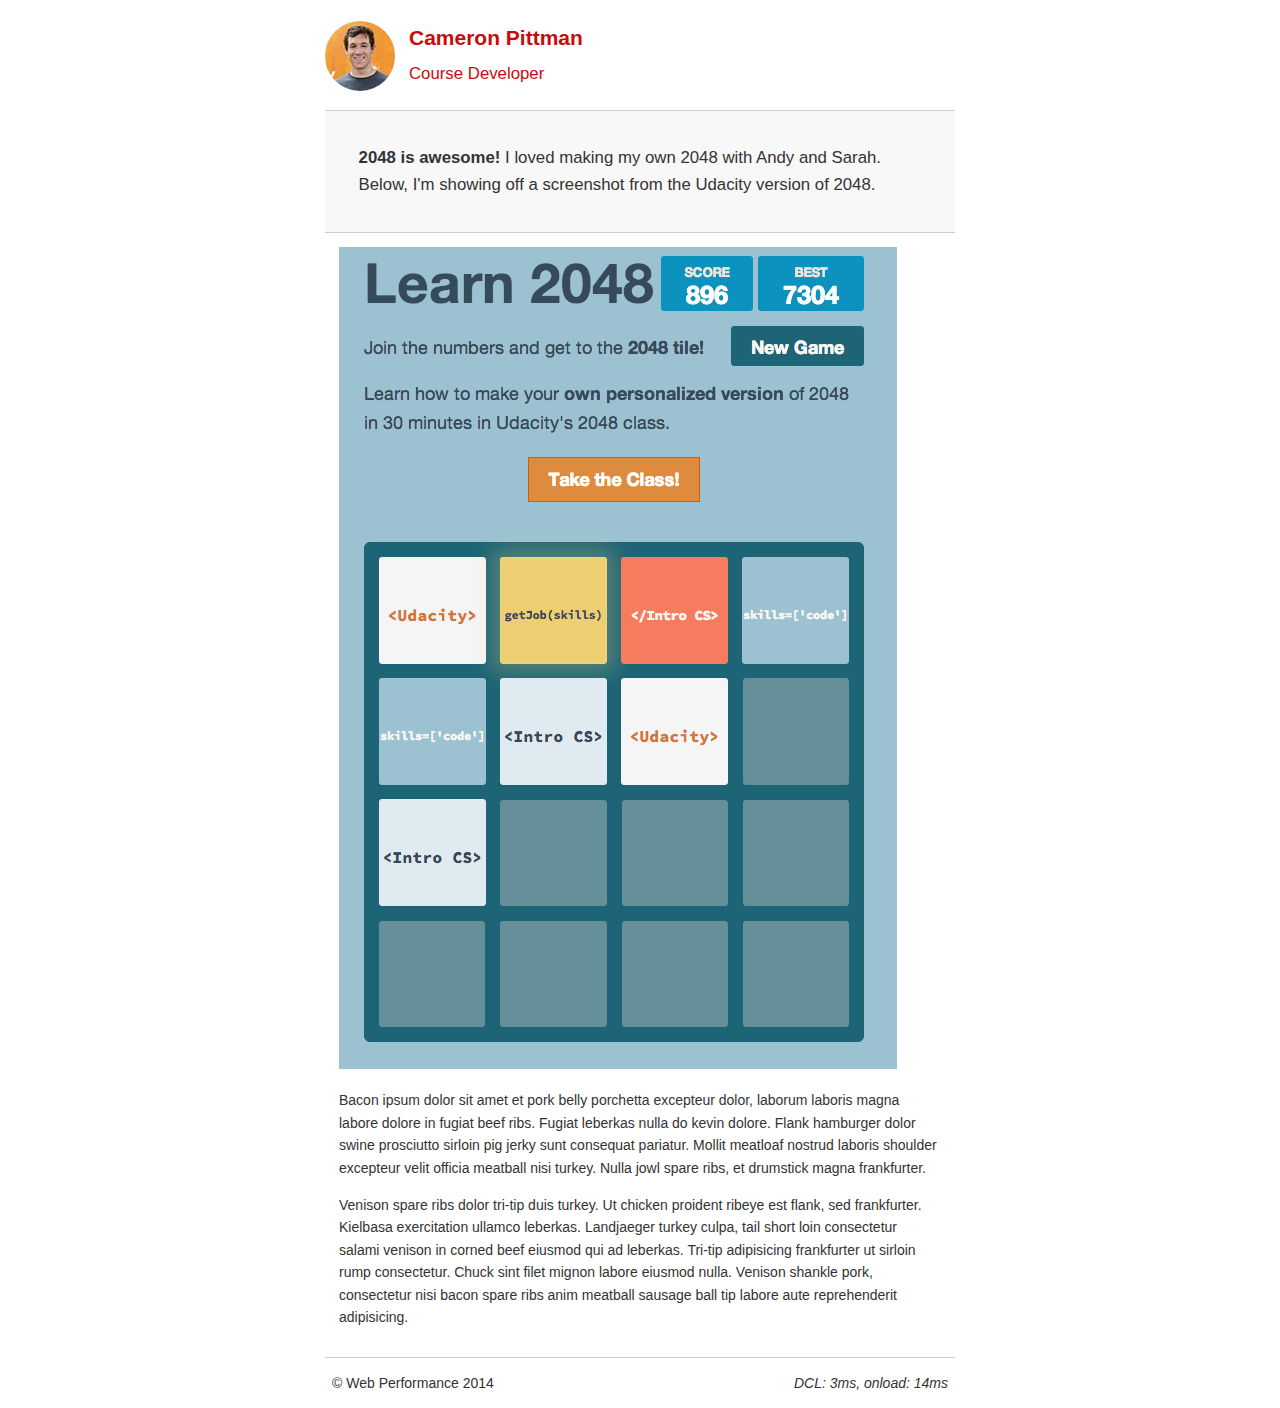
<file: project-2048.html>
<!DOCTYPE html>
<html lang="en">
  <head>
    <meta charset="utf-8">
    <meta name="viewport" content="width=device-width, initial-scale=1">
    <meta name="description" content=" FILL ME IN ">
    <meta name="author" content=" FILL ME IN ">
    <title>Cameron Pittman: Portfolio</title>

    <link href="css/print.css" rel="stylesheet" media="print">

    <style>
      html {
        font-size: 100%;
        overflow-y: scroll;
        -webkit-tap-highlight-color: rgba(0,0,0,0);
        -ms-text-size-adjust: 100%;
        -webkit-text-size-adjust: none;
      }
      body { margin: 0; font-size: 14px; line-height: 1.61; font-weight: 400; }
      body, button, input, select, textarea { font-family: 'Open Sans', sans-serif; color: #333; }

      a { color: #12C; }
      a:visited { color: #61C; }
      a:focus { outline: thin dotted; }
      a:hover, a:active { color: #c00; outline: 0; }

      b, strong { font-weight: bold; }
      pre, code { font-family: monospace, monospace; font-size: 1em; }
      ul, ol { margin: 1em 0; padding: 0 0 0 20px; }
      img { border: 0; max-width: 100%; }

      body { background: #fff; }
      header, footer, .container { max-width: 45em; margin: 0 auto; }

      header { padding: 0 0.5em; color: #C90B0B; }
      header img { border-radius: 40px; float: left; }
      header p { font-size:1.5em; font-weight: bold; padding-left: 4em;}
      header p span { font-size: 0.8em; font-weight: normal;}

      .hero { padding: 2em; background-color: #f8f8f8; font-size:1.2em;
        border-bottom: 1px solid #ccc;
        border-top: 1px solid #ccc;
      }

      .content { padding: 1em 1em; }
      .content li { list-style-type: none; font-size: 1.1em;}
      li img { float:left; padding-right: 1em; }
      li p { font-size: 0.9em; font-style: italic; }

      footer {
        padding: 0 0.5em;
        border-top: 1px solid #ccc;
      }
      footer span { float: right; font-style: italic; }

      /* Smartphones (portrait) */
      @media only screen and (max-width: 480px) {
        body { font-size: 12px;}
        header p { padding-left: 4.5em;}
      }
    </style>

    <script>
      (function(w,g){w['GoogleAnalyticsObject']=g;
      w[g]=w[g]||function(){(w[g].q=w[g].q||[]).push(arguments)};w[g].l=1*new Date();})(window,'ga');

      // TODO: replace with your Google Analytics profile ID.
      ga('create', 'UA-XXXX-Y');
      ga('send', 'pageview');
    </script>
    <script async src="//www.google-analytics.com/analytics.js"></script>
    <script async src="js/perfmatters.js"></script>
  </head>

  <body>
    <header>
      <a href="/"><img src="img/profilepic.jpg"></a>
      <p>Cameron Pittman<br><span>Course Developer</span></p>
    </header>

    <div class="container">
      <div class="hero">
        <strong>2048 is awesome!</strong> I loved making my own 2048 with Andy and Sarah. Below, I'm showing off a screenshot from the Udacity version of 2048.
      </div>

      <div class="content">

        <img class="img-responsive" src="img/2048.png">

        <p>Bacon ipsum dolor sit amet et pork belly porchetta excepteur dolor, laborum laboris magna labore dolore in fugiat beef ribs. Fugiat leberkas nulla do kevin dolore. Flank hamburger dolor swine prosciutto sirloin pig jerky sunt consequat pariatur. Mollit meatloaf nostrud laboris shoulder excepteur velit officia meatball nisi turkey. Nulla jowl spare ribs, et drumstick magna frankfurter.</p>

        <p>Venison spare ribs dolor tri-tip duis turkey. Ut chicken proident ribeye est flank, sed frankfurter. Kielbasa exercitation ullamco leberkas. Landjaeger turkey culpa, tail short loin consectetur salami venison in corned beef eiusmod qui ad leberkas. Tri-tip adipisicing frankfurter ut sirloin rump consectetur. Chuck sint filet mignon labore eiusmod nulla. Venison shankle pork, consectetur nisi bacon spare ribs anim meatball sausage ball tip labore aute reprehenderit adipisicing.</p>

    </div>

    <footer>
      <p>&copy; Web Performance 2014 <span id="crp-stats"></span></p>
    </footer>
  </body>
</html>
</file>
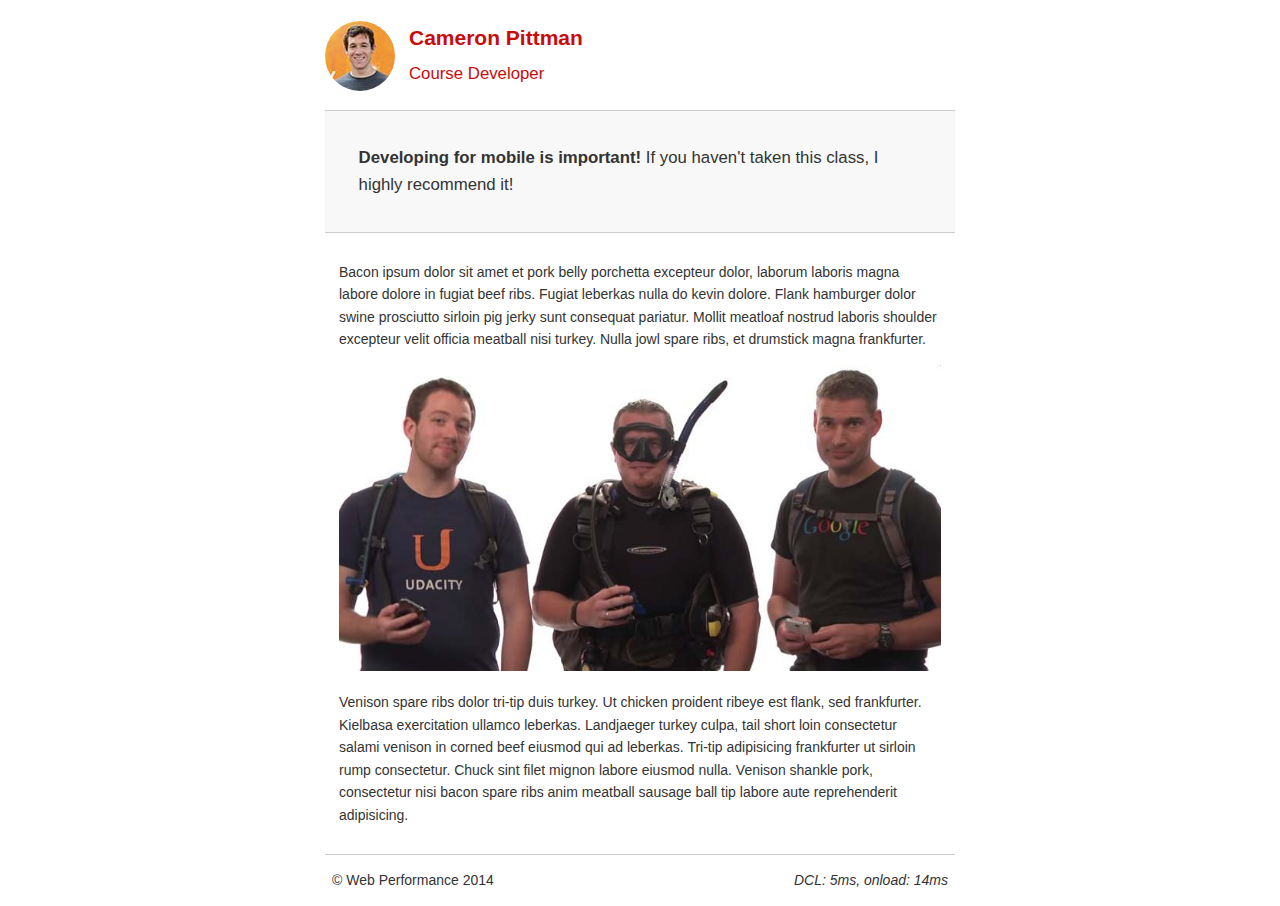
<file: project-mobile.html>
<!DOCTYPE html>
<html lang="en">
  <head>
    <meta charset="utf-8">
    <meta name="viewport" content="width=device-width, initial-scale=1">
    <meta name="description" content=" FILL ME IN ">
    <meta name="author" content=" FILL ME IN ">
    <title>Cameron Pitman: Portfolio</title>


    <link href="css/print.css" rel="stylesheet" media="print">

      <style>
      html {
        font-size: 100%;
        overflow-y: scroll;
        -webkit-tap-highlight-color: rgba(0,0,0,0);
        -ms-text-size-adjust: 100%;
        -webkit-text-size-adjust: none;
      }
      body { margin: 0; font-size: 14px; line-height: 1.61; font-weight: 400; }
      body, button, input, select, textarea { font-family: 'Open Sans', sans-serif; color: #333; }

      a { color: #12C; }
      a:visited { color: #61C; }
      a:focus { outline: thin dotted; }
      a:hover, a:active { color: #c00; outline: 0; }

      b, strong { font-weight: bold; }
      pre, code { font-family: monospace, monospace; font-size: 1em; }
      ul, ol { margin: 1em 0; padding: 0 0 0 20px; }
      img { border: 0; max-width: 100%; }

      body { background: #fff; }
      header, footer, .container { max-width: 45em; margin: 0 auto; }

      header { padding: 0 0.5em; color: #C90B0B; }
      header img { border-radius: 40px; float: left; }
      header p { font-size:1.5em; font-weight: bold; padding-left: 4em;}
      header p span { font-size: 0.8em; font-weight: normal;}

      .hero { padding: 2em; background-color: #f8f8f8; font-size:1.2em;
        border-bottom: 1px solid #ccc;
        border-top: 1px solid #ccc;
      }

      .content { padding: 1em 1em; }
      .content li { list-style-type: none; font-size: 1.1em;}
      li img { float:left; padding-right: 1em; }
      li p { font-size: 0.9em; font-style: italic; }

      footer {
        padding: 0 0.5em;
        border-top: 1px solid #ccc;
      }
      footer span { float: right; font-style: italic; }

      /* Smartphones (portrait) */
      @media only screen and (max-width: 480px) {
        body { font-size: 12px;}
        header p { padding-left: 4.5em;}
      }
    </style>

    <script>
      (function(w,g){w['GoogleAnalyticsObject']=g;
      w[g]=w[g]||function(){(w[g].q=w[g].q||[]).push(arguments)};w[g].l=1*new Date();})(window,'ga');

      // TODO: replace with your Google Analytics profile ID.
      ga('create', 'UA-XXXX-Y');
      ga('send', 'pageview');
    </script>
    <script async src="http://www.google-analytics.com/analytics.js"></script>
    <script async src="js/perfmatters.js"></script>
  </head>

  <body>
    <header>
      <a href="/"><img src="img/profilepic.jpg"></a>
      <p>Cameron Pittman<br><span>Course Developer</span></p>
    </header>

    <div class="container">
      <div class="hero">
        <strong>Developing for mobile is important!</strong> If you haven't taken this class, I highly recommend it!
      </div>

      <div class="content">
        
        <p>Bacon ipsum dolor sit amet et pork belly porchetta excepteur dolor, laborum laboris magna labore dolore in fugiat beef ribs. Fugiat leberkas nulla do kevin dolore. Flank hamburger dolor swine prosciutto sirloin pig jerky sunt consequat pariatur. Mollit meatloaf nostrud laboris shoulder excepteur velit officia meatball nisi turkey. Nulla jowl spare ribs, et drumstick magna frankfurter.</p>

        <img src="img/mobilewebdev.jpg">

        <p>Venison spare ribs dolor tri-tip duis turkey. Ut chicken proident ribeye est flank, sed frankfurter. Kielbasa exercitation ullamco leberkas. Landjaeger turkey culpa, tail short loin consectetur salami venison in corned beef eiusmod qui ad leberkas. Tri-tip adipisicing frankfurter ut sirloin rump consectetur. Chuck sint filet mignon labore eiusmod nulla. Venison shankle pork, consectetur nisi bacon spare ribs anim meatball sausage ball tip labore aute reprehenderit adipisicing.</p>

    </div>

    <footer>
      <p>&copy; Web Performance 2014 <span id="crp-stats"></span></p>
    </footer>
  </body>
</html>
</file>
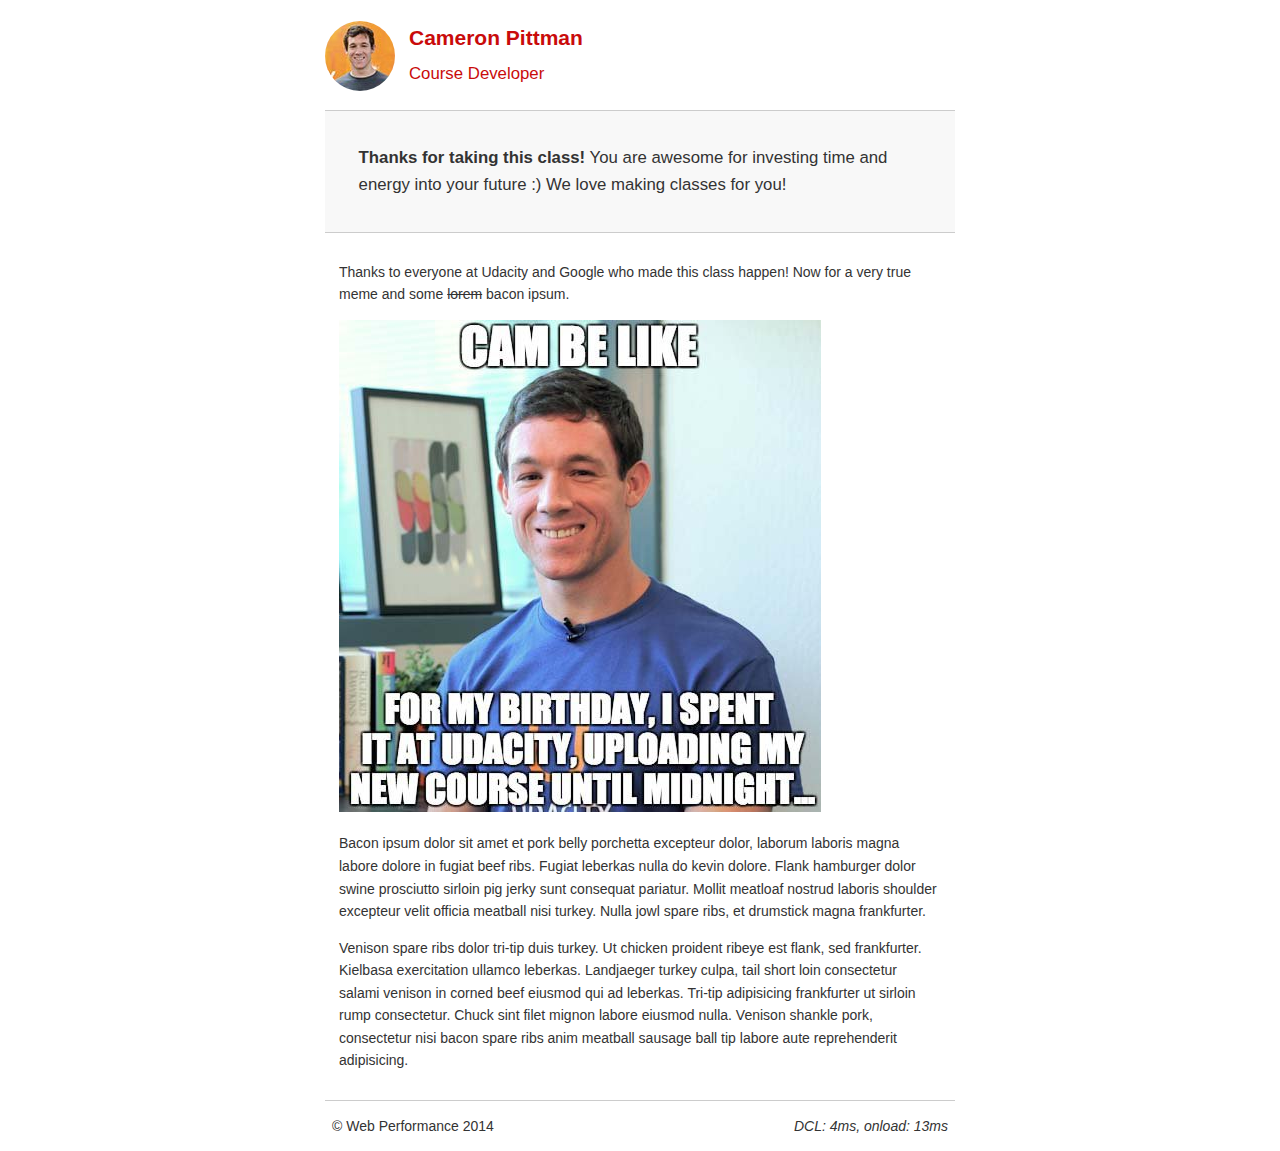
<file: project-webperf.html>
<!DOCTYPE html>
<html lang="en">
  <head>
    <meta charset="utf-8">
    <meta name="viewport" content="width=device-width, initial-scale=1">
    <meta name="description" content=" FILL ME IN ">
    <meta name="author" content=" FILL ME IN ">
    <title>Cameron Pitman: Portfolio</title>

    <link href="css/print.css" rel="stylesheet" media="print">

    <style>
      html {
        font-size: 100%;
        overflow-y: scroll;
        -webkit-tap-highlight-color: rgba(0,0,0,0);
        -ms-text-size-adjust: 100%;
        -webkit-text-size-adjust: none;
      }
      body { margin: 0; font-size: 14px; line-height: 1.61; font-weight: 400; }
      body, button, input, select, textarea { font-family: 'Open Sans', sans-serif; color: #333; }

      a { color: #12C; }
      a:visited { color: #61C; }
      a:focus { outline: thin dotted; }
      a:hover, a:active { color: #c00; outline: 0; }

      b, strong { font-weight: bold; }
      pre, code { font-family: monospace, monospace; font-size: 1em; }
      ul, ol { margin: 1em 0; padding: 0 0 0 20px; }
      img { border: 0; max-width: 100%; }

      body { background: #fff; }
      header, footer, .container { max-width: 45em; margin: 0 auto; }

      header { padding: 0 0.5em; color: #C90B0B; }
      header img { border-radius: 40px; float: left; }
      header p { font-size:1.5em; font-weight: bold; padding-left: 4em;}
      header p span { font-size: 0.8em; font-weight: normal;}

      .hero { padding: 2em; background-color: #f8f8f8; font-size:1.2em;
        border-bottom: 1px solid #ccc;
        border-top: 1px solid #ccc;
      }

      .content { padding: 1em 1em; }
      .content li { list-style-type: none; font-size: 1.1em;}
      li img { float:left; padding-right: 1em; }
      li p { font-size: 0.9em; font-style: italic; }

      footer {
        padding: 0 0.5em;
        border-top: 1px solid #ccc;
      }
      footer span { float: right; font-style: italic; }

      /* Smartphones (portrait) */
      @media only screen and (max-width: 480px) {
        body { font-size: 12px;}
        header p { padding-left: 4.5em;}
      }
    </style>

    <script>
      (function(w,g){w['GoogleAnalyticsObject']=g;
      w[g]=w[g]||function(){(w[g].q=w[g].q||[]).push(arguments)};w[g].l=1*new Date();})(window,'ga');

      // TODO: replace with your Google Analytics profile ID.
      ga('create', 'UA-XXXX-Y');
      ga('send', 'pageview');
    </script>
    <script async src="http://www.google-analytics.com/analytics.js"></script>
    <script async src="js/perfmatters.js"></script>
  </head>

  <body>
    <header>
      <a href="/"><img src="img/profilepic.jpg"></a>
      <p>Cameron Pittman<br><span>Course Developer</span></p>
    </header>

    <div class="container">
      <div class="hero">
        <strong>Thanks for taking this class!</strong> You are awesome for investing time and energy into your future :) We love making classes for you!
      </div>

      <div class="content">
        
        <p>Thanks to everyone at Udacity and Google who made this class happen! Now for a very true meme and some <strike>lorem</strike> bacon ipsum.</p>

        <img src="img/cam_be_like.jpg">

        <p>Bacon ipsum dolor sit amet et pork belly porchetta excepteur dolor, laborum laboris magna labore dolore in fugiat beef ribs. Fugiat leberkas nulla do kevin dolore. Flank hamburger dolor swine prosciutto sirloin pig jerky sunt consequat pariatur. Mollit meatloaf nostrud laboris shoulder excepteur velit officia meatball nisi turkey. Nulla jowl spare ribs, et drumstick magna frankfurter.</p>

        <p>Venison spare ribs dolor tri-tip duis turkey. Ut chicken proident ribeye est flank, sed frankfurter. Kielbasa exercitation ullamco leberkas. Landjaeger turkey culpa, tail short loin consectetur salami venison in corned beef eiusmod qui ad leberkas. Tri-tip adipisicing frankfurter ut sirloin rump consectetur. Chuck sint filet mignon labore eiusmod nulla. Venison shankle pork, consectetur nisi bacon spare ribs anim meatball sausage ball tip labore aute reprehenderit adipisicing.</p>

    </div>

    <footer>
      <p>&copy; Web Performance 2014 <span id="crp-stats"></span></p>
    </footer>
  </body>
</html>
</file>
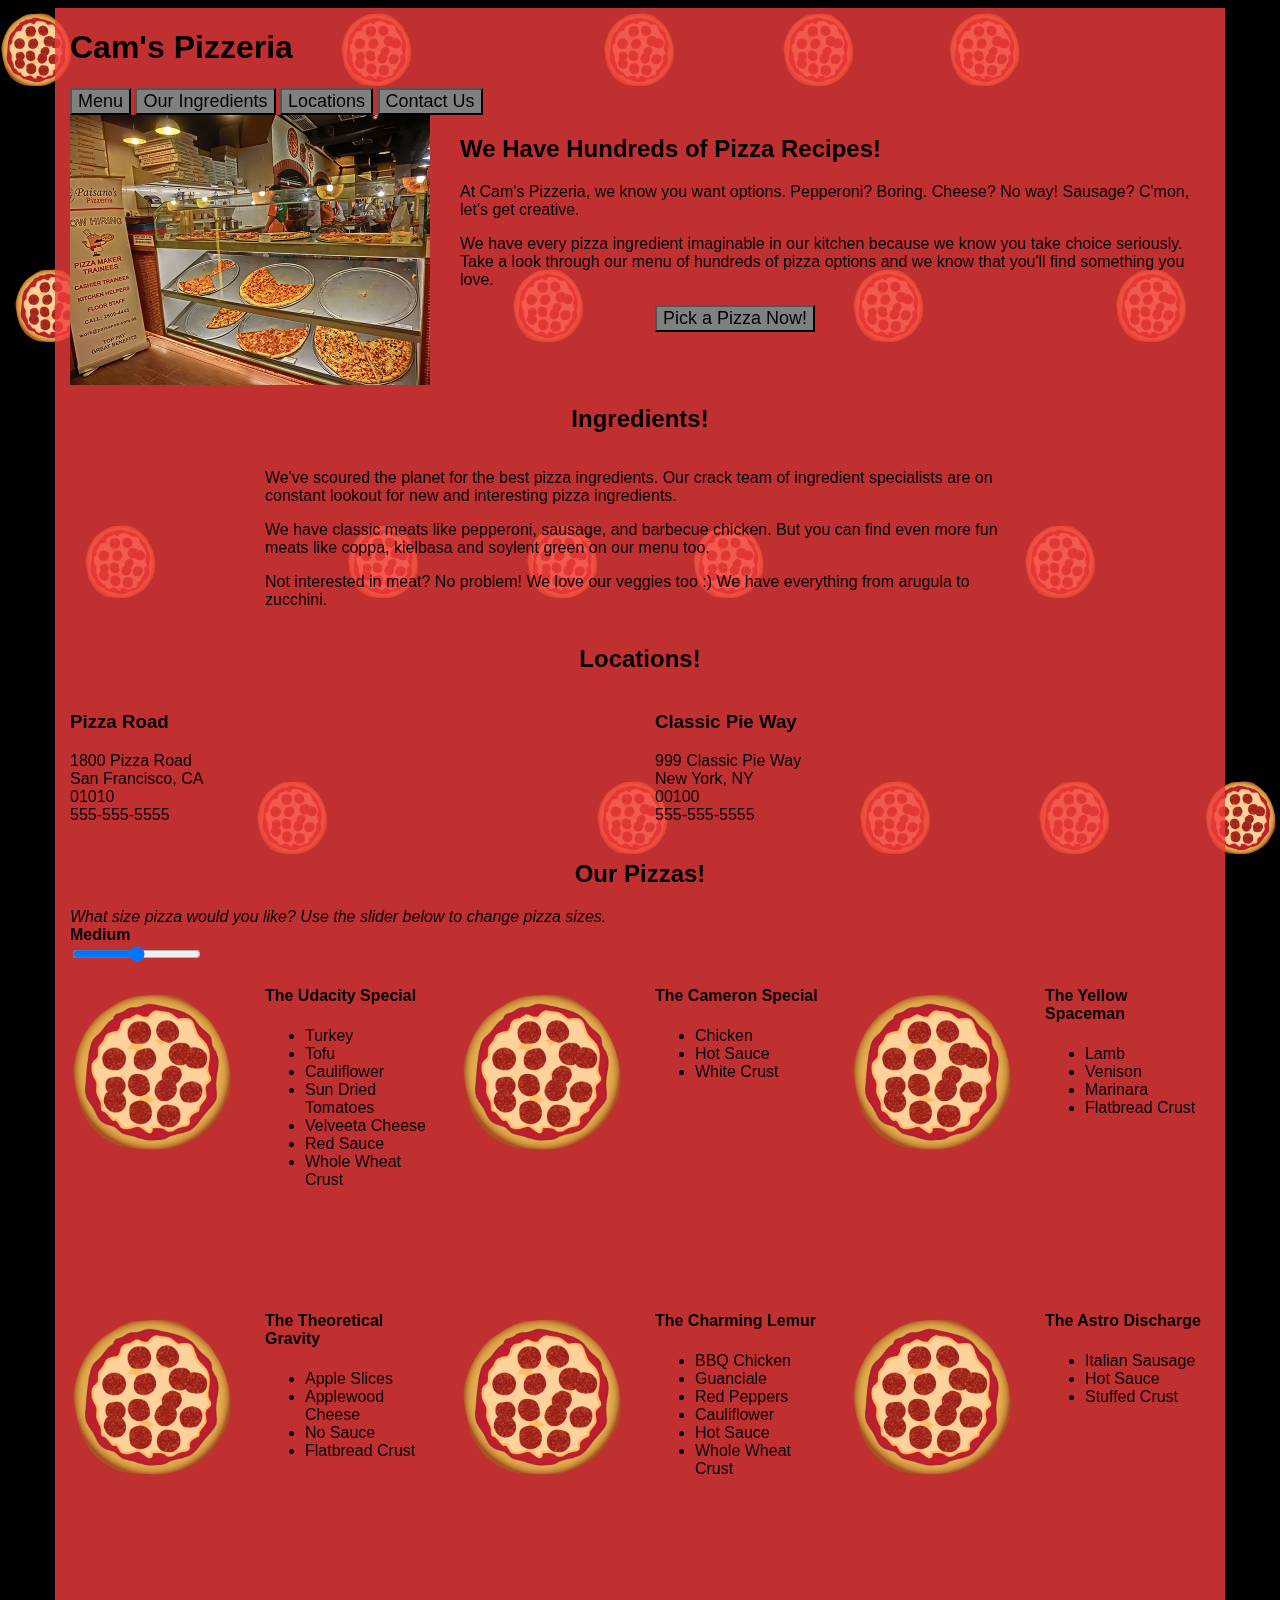
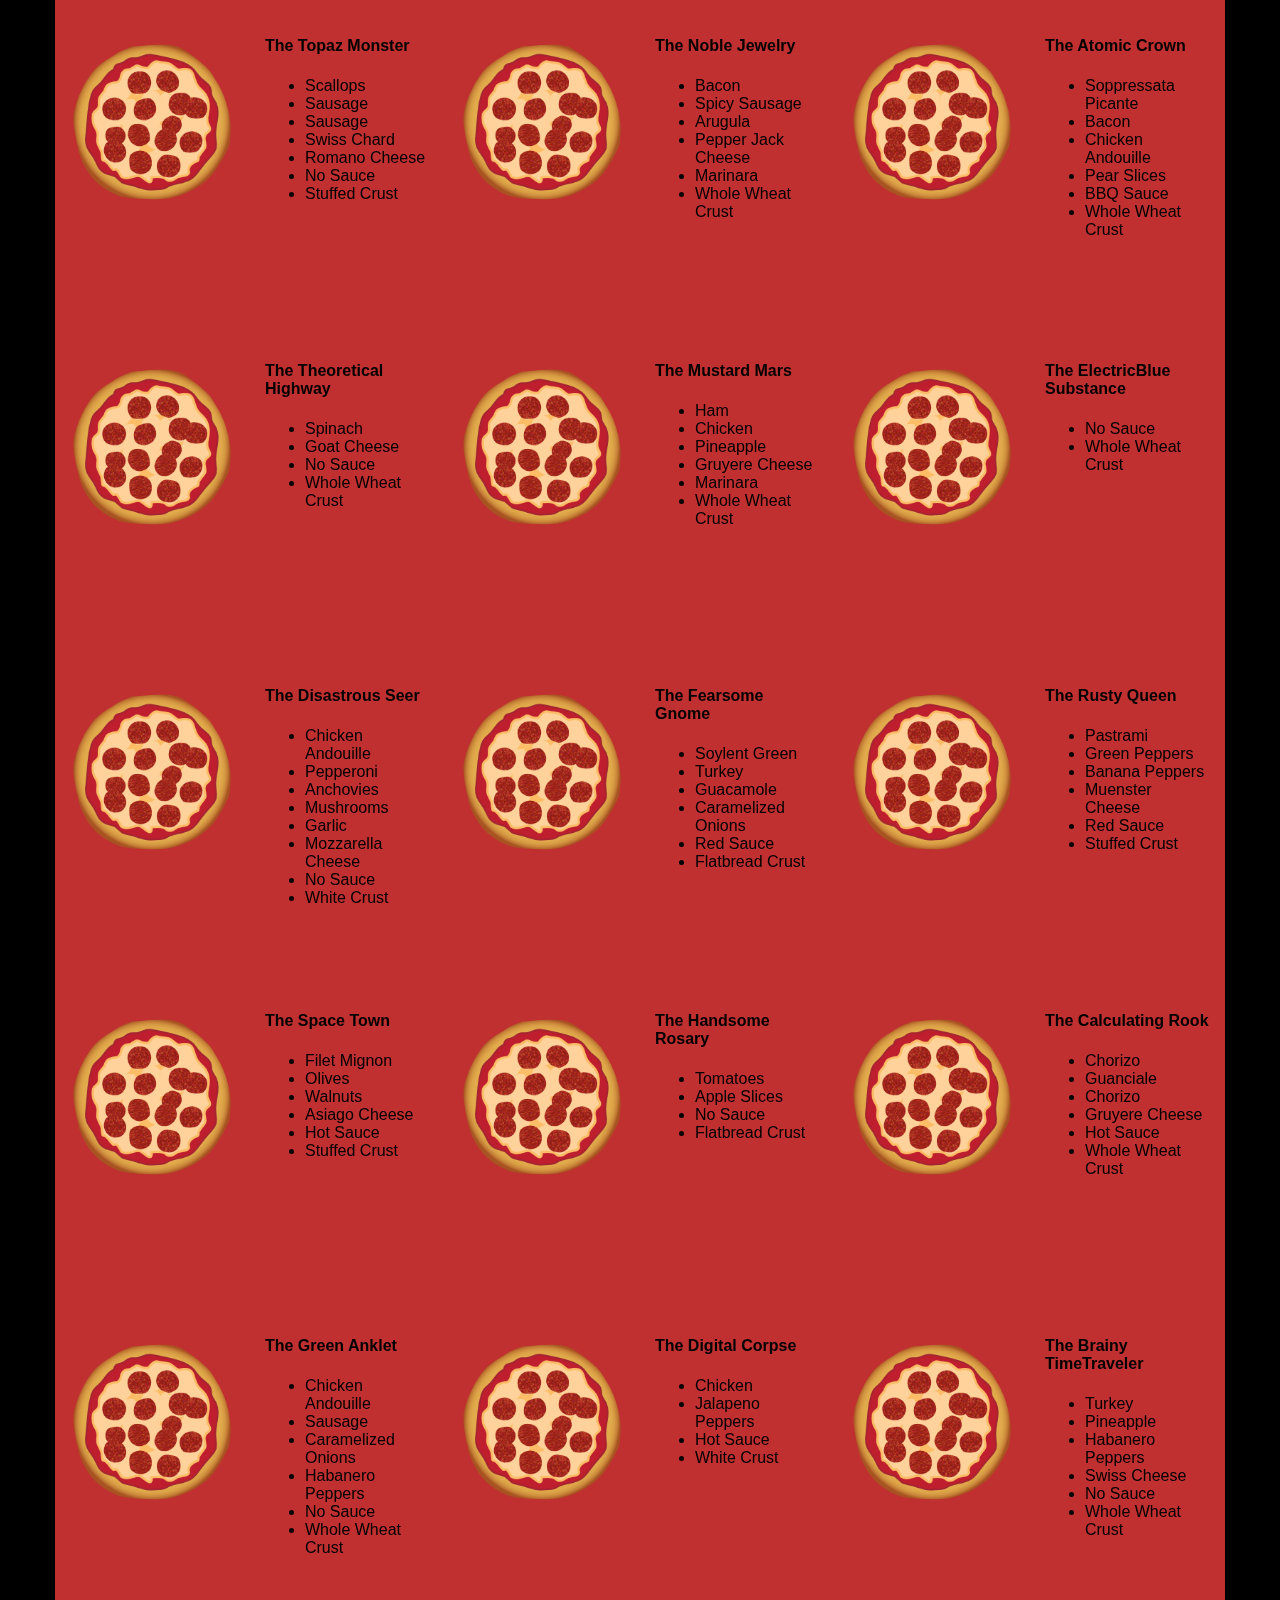
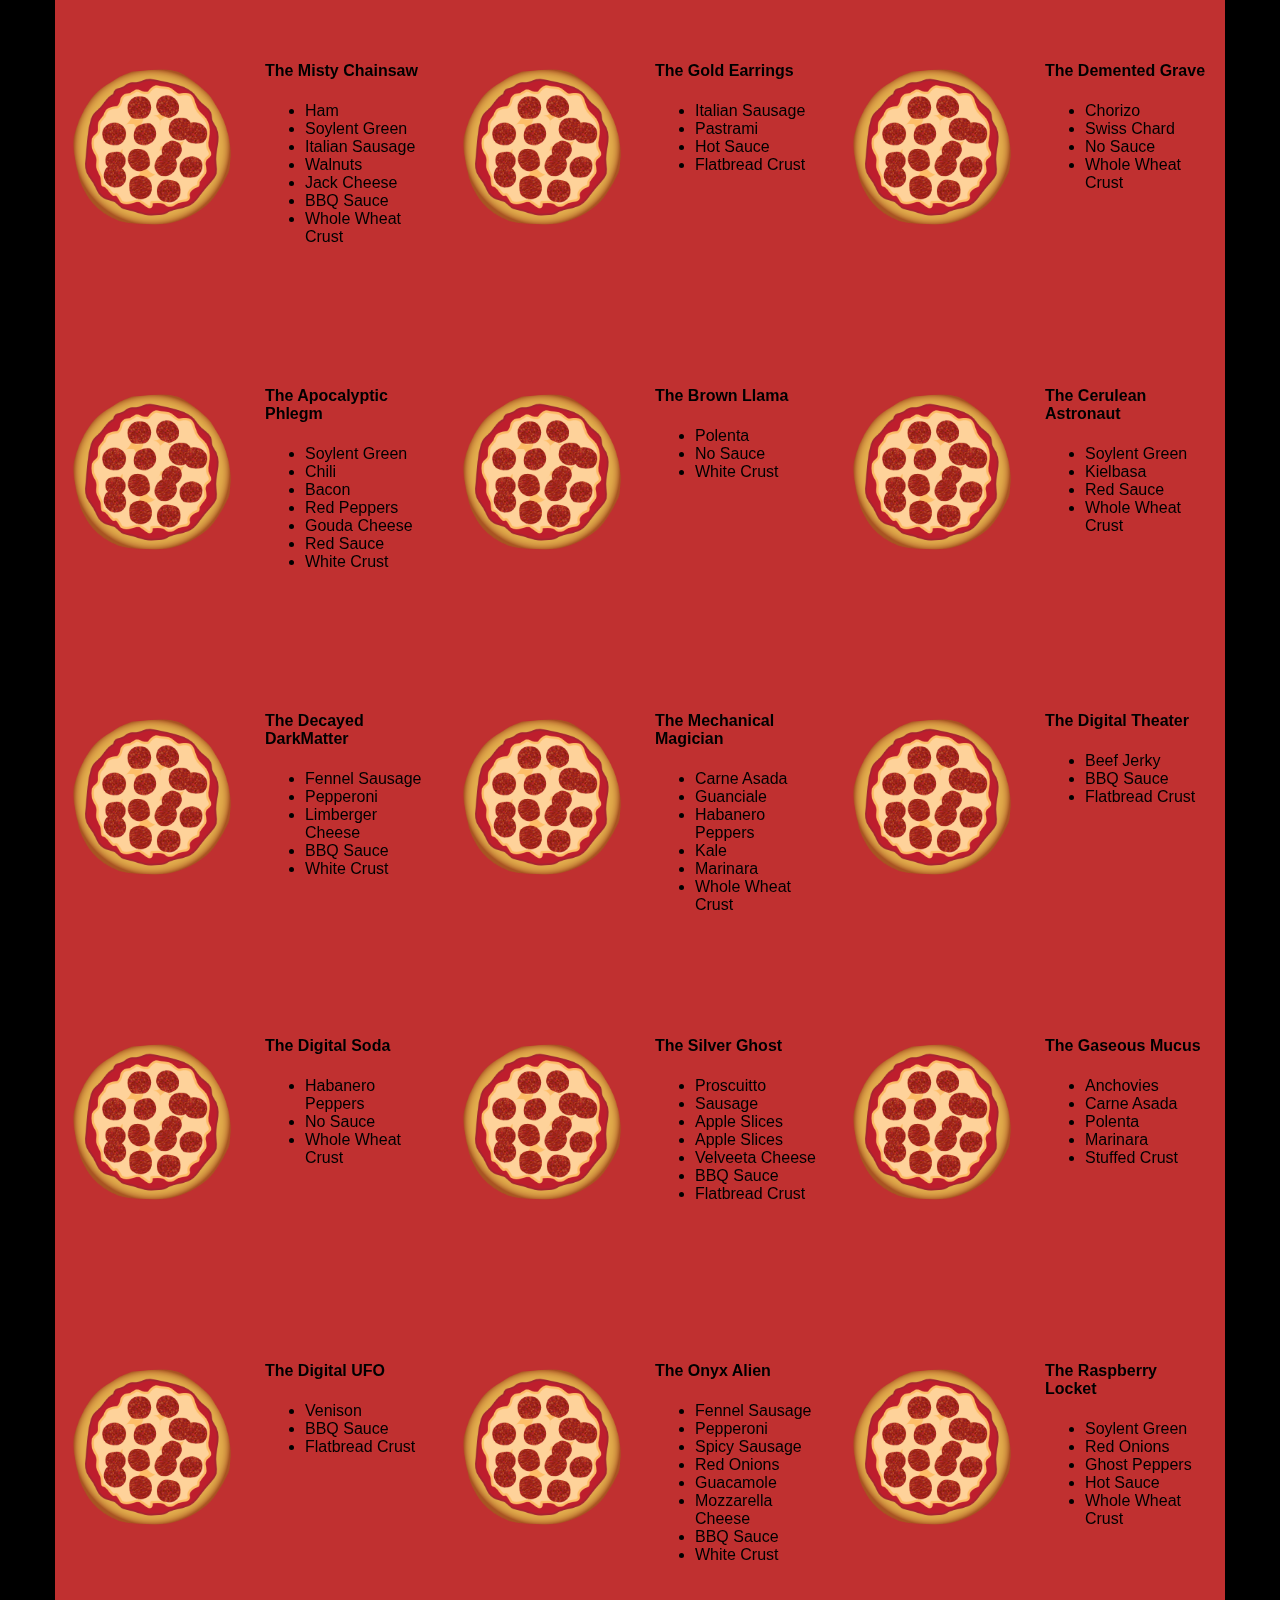
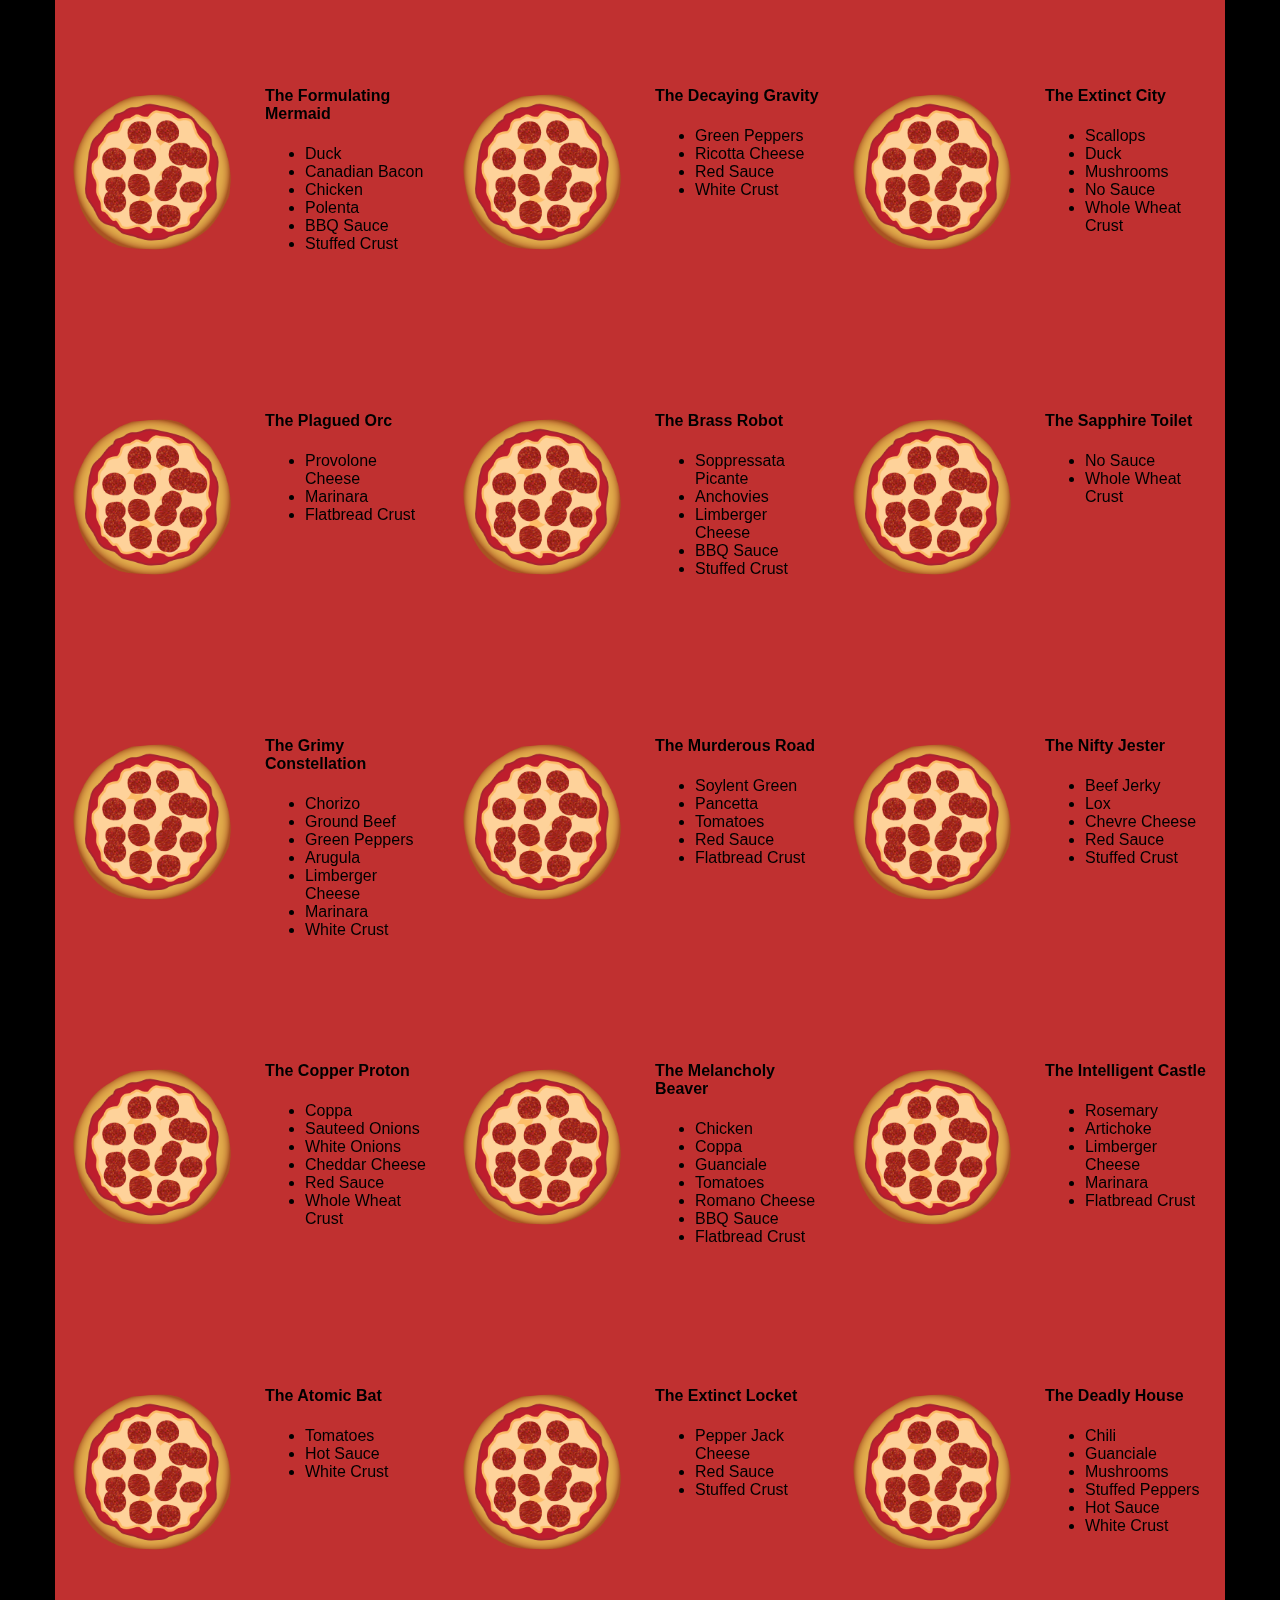
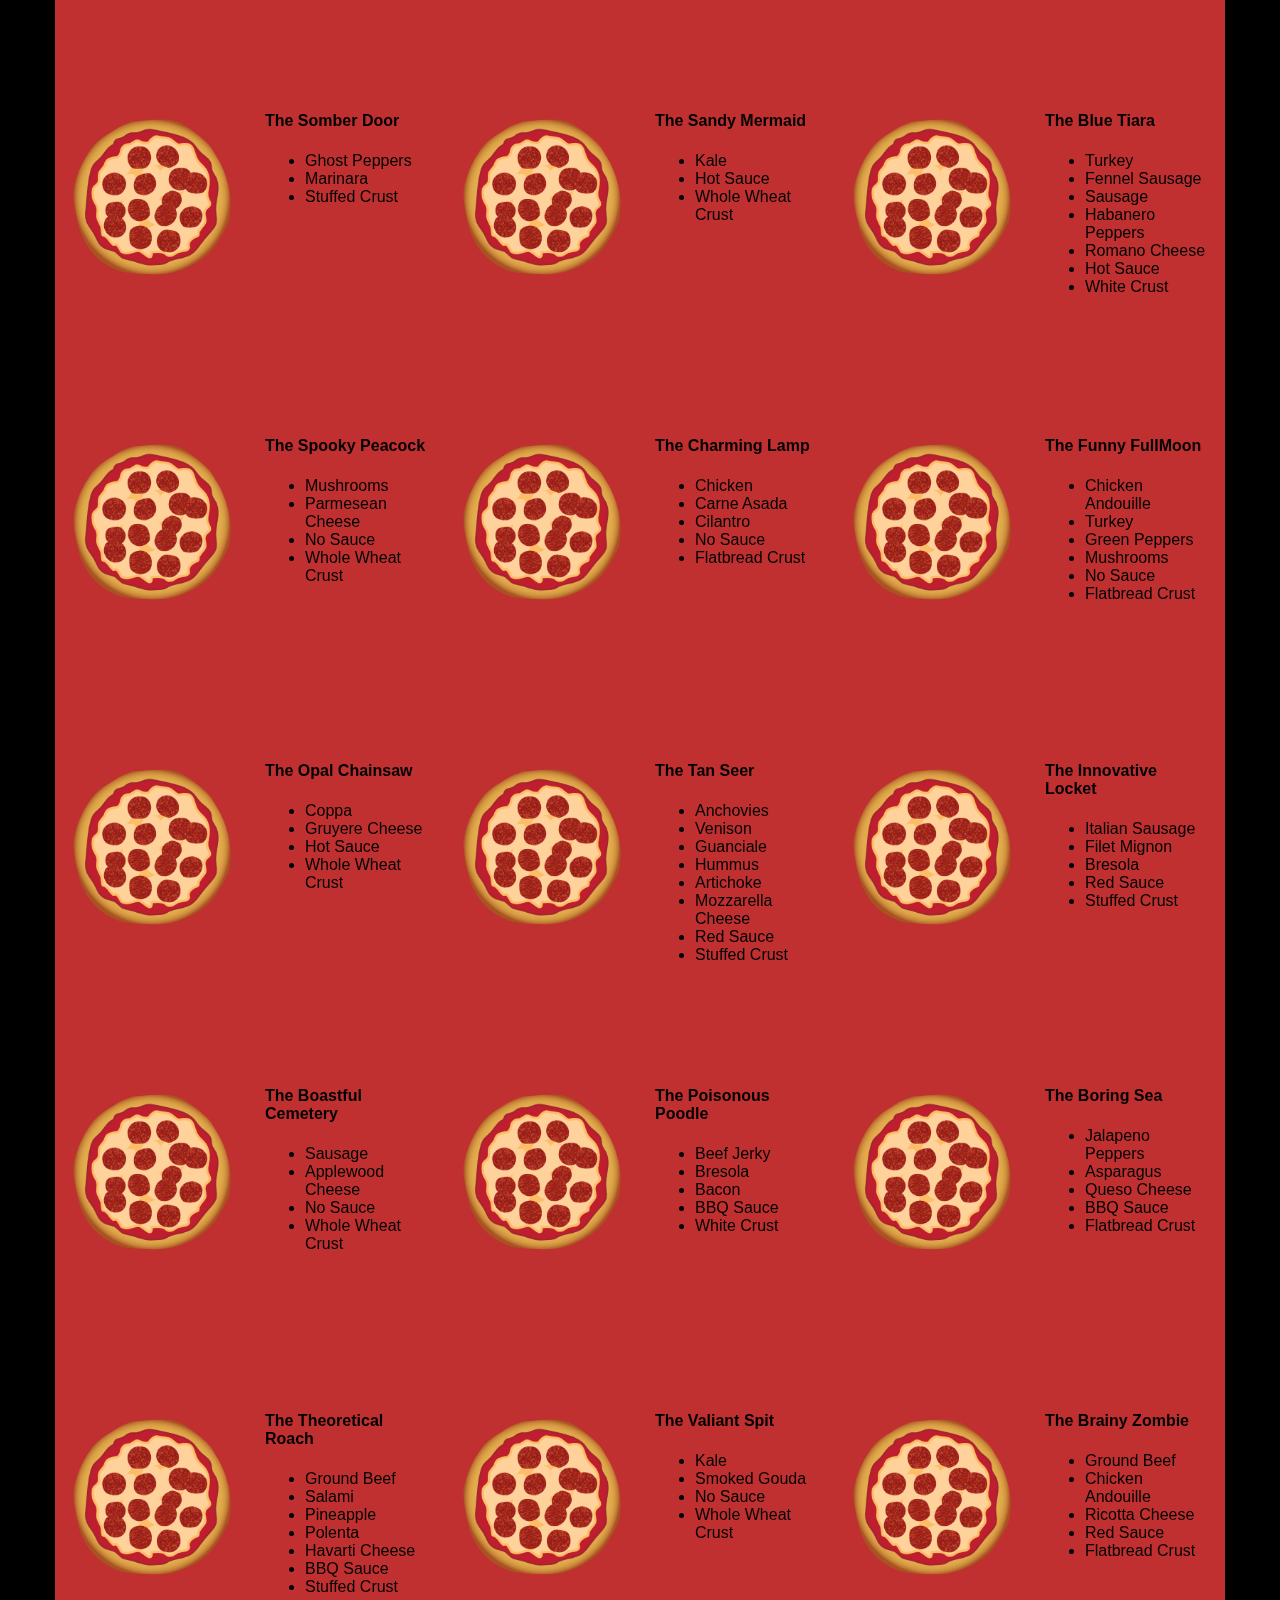
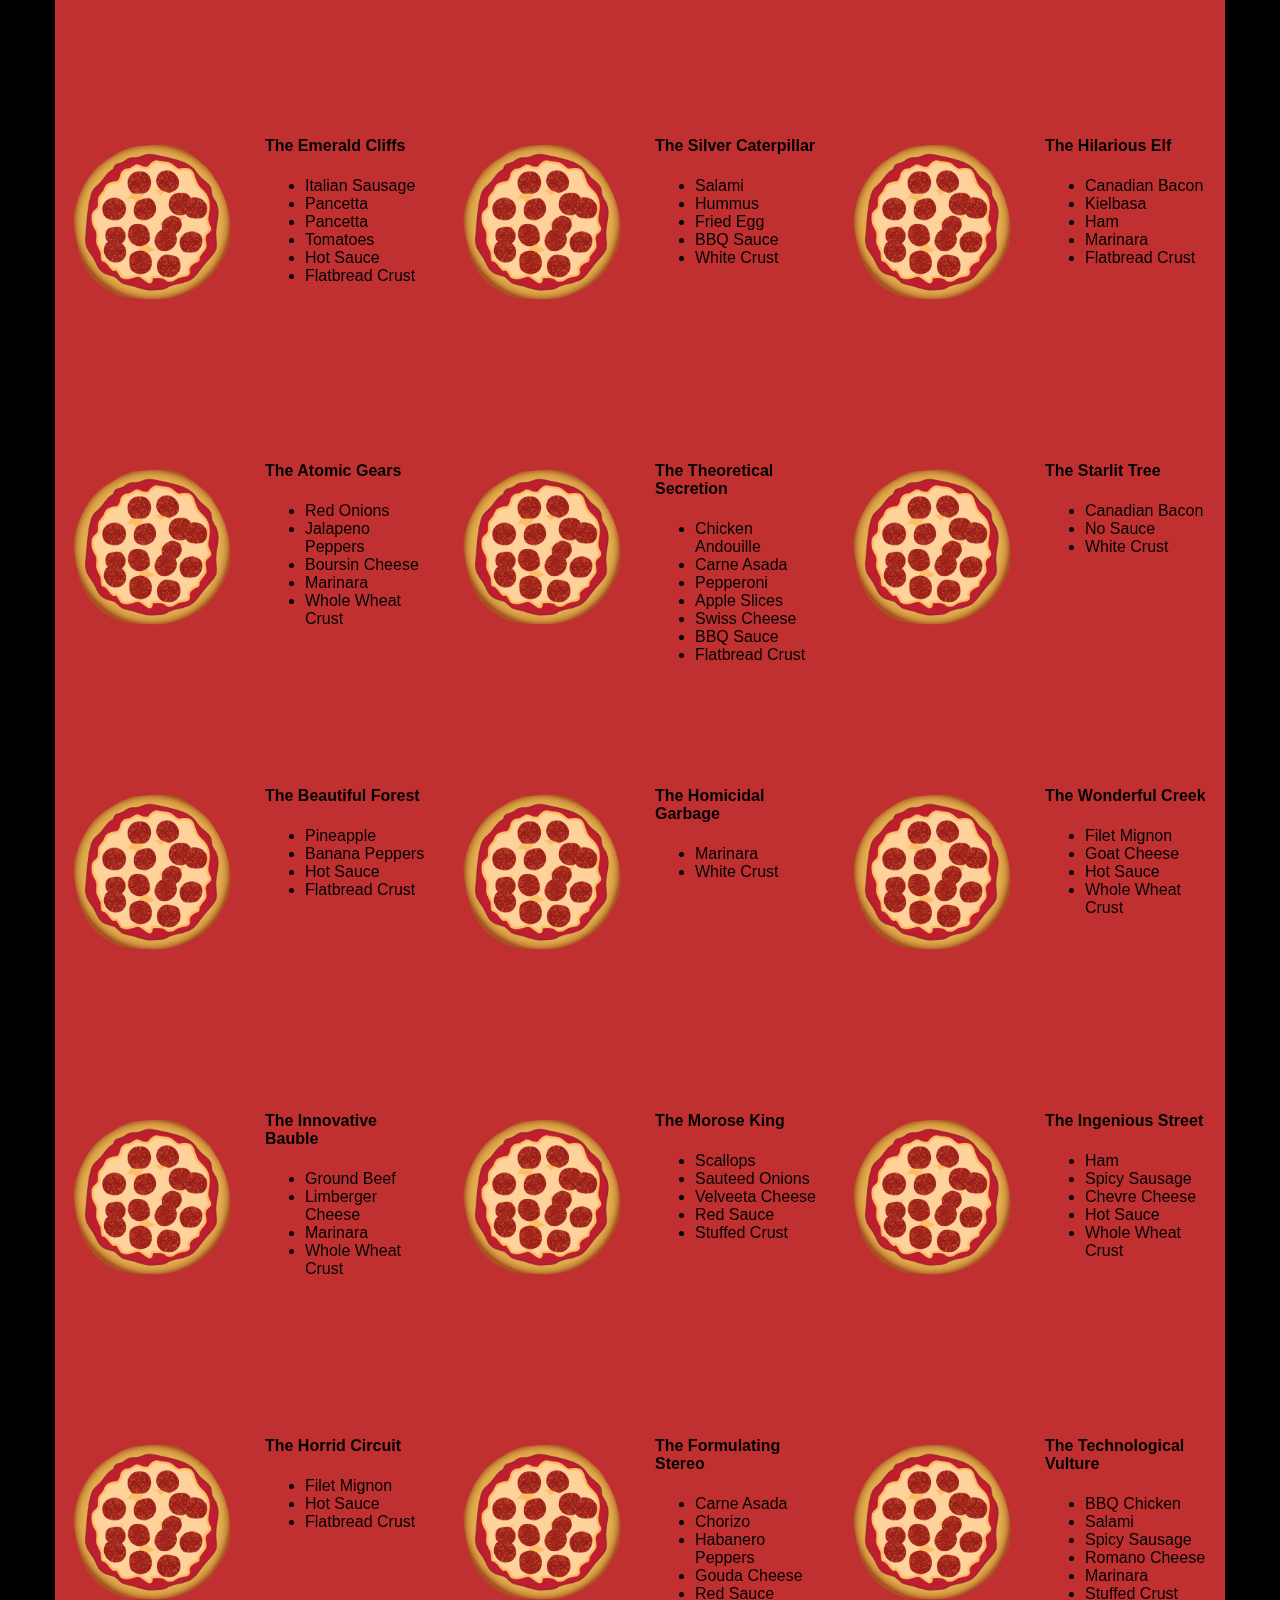
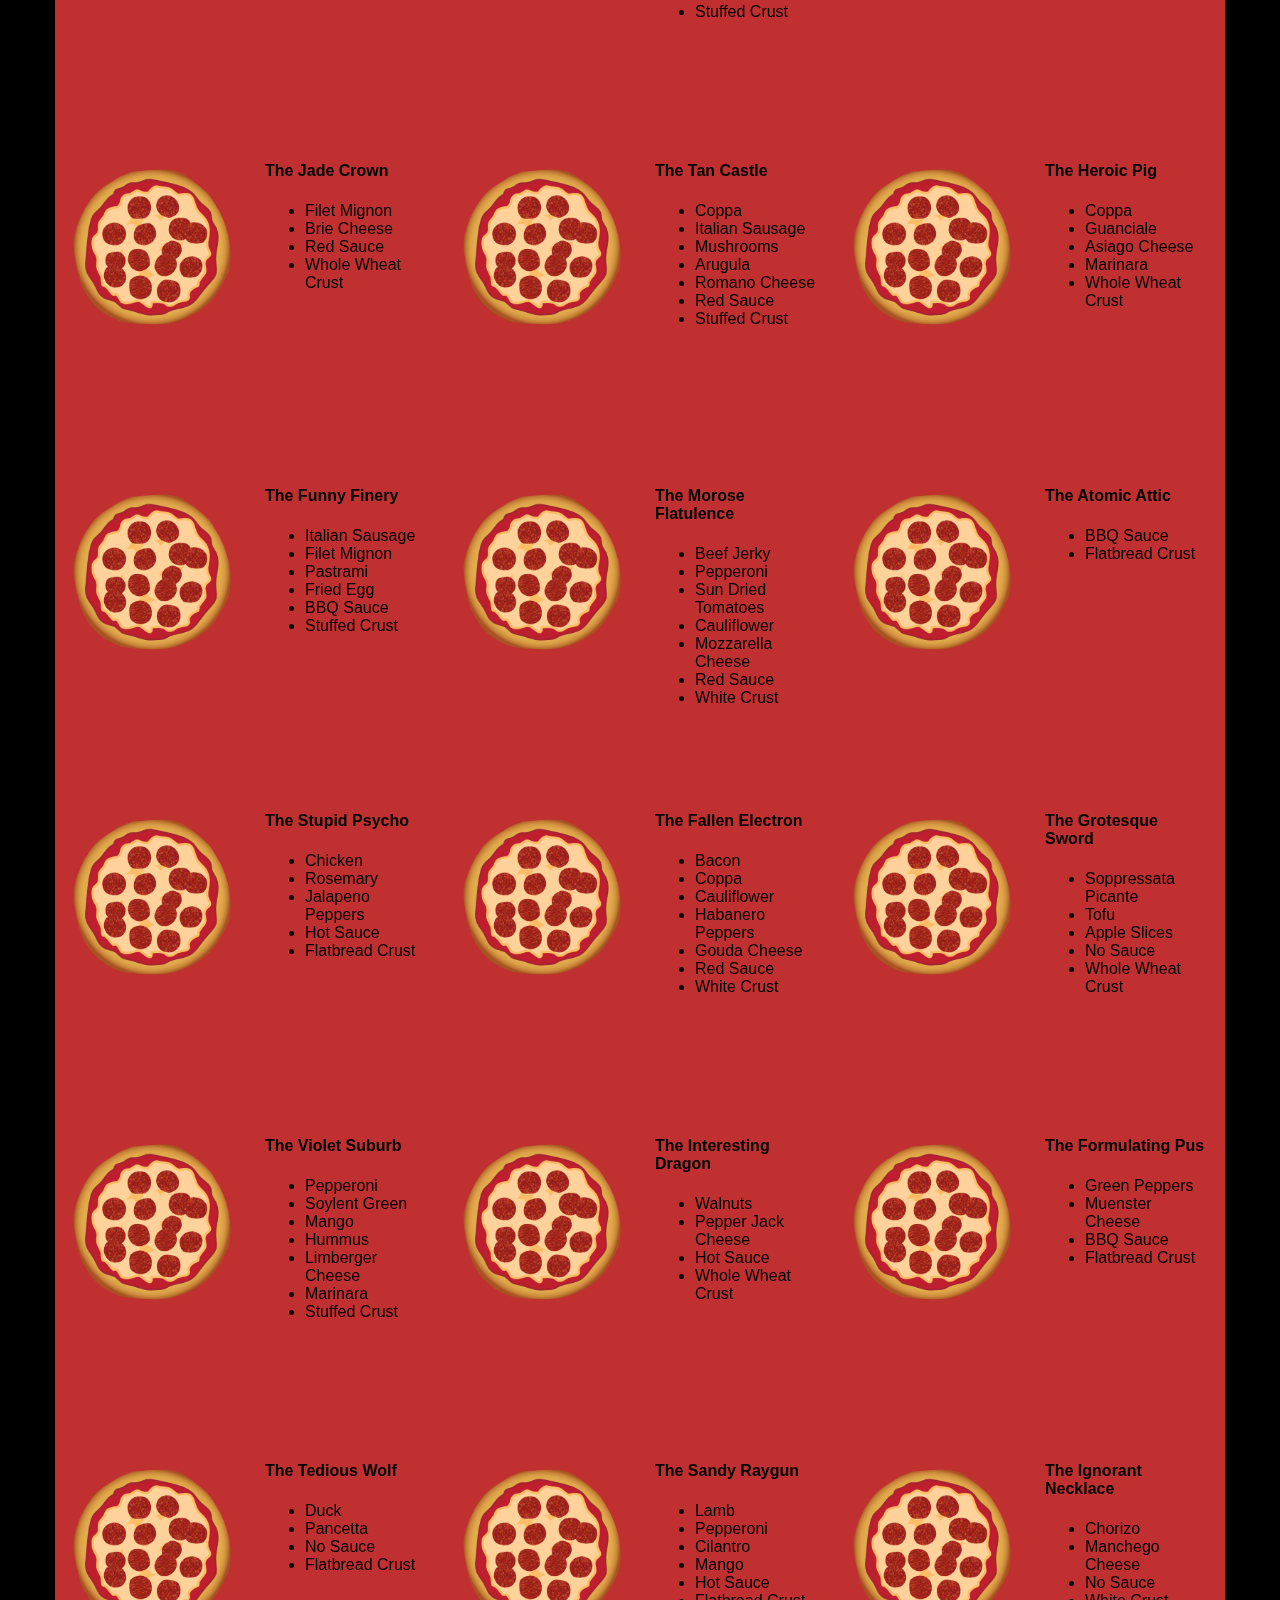
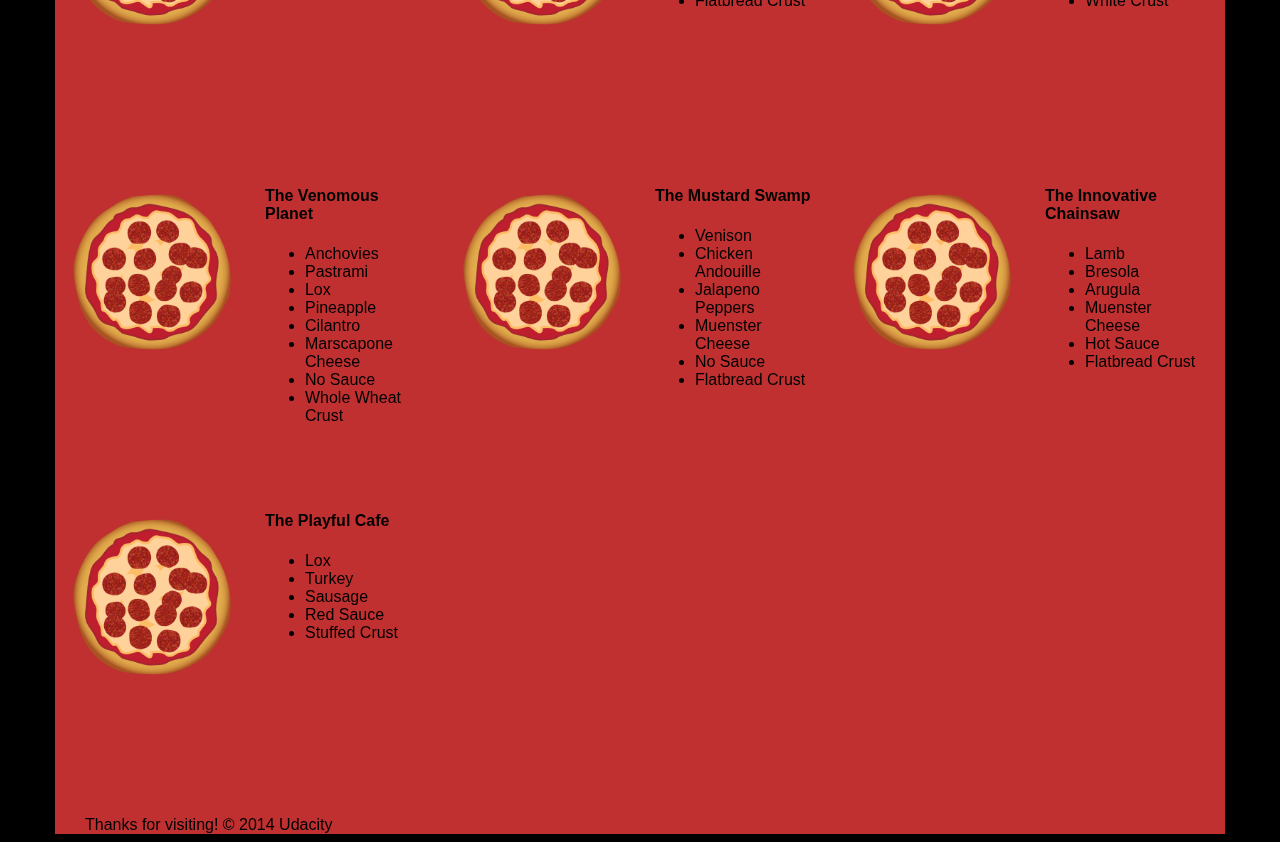
<file: views/pizza.html>
<!DOCTYPE HTML>
<html>
<head>  
  <meta name="viewport" content="width=device-width, initial-scale=1">
  <link rel="stylesheet" href="css/style.css">
  <link rel="stylesheet" href="css/bootstrap-grid.css">
  <script defer type="text/javascript" src="js/main.js"></script>
</head>

<body>
  <div class="container">
    <div id="header" class="row">
      <div class="col-md-6">
        <div class="row">
          <div class="col-md-12">
            <h1>Cam's Pizzeria</h1>
            <div class="row">
              <div id="menu" class="col-md-12">
                <form action="#randomPizzas">
                  <input type="submit" value="Menu">
                </form>
                <form action="#ingredients">
                  <input type="submit" value="Our Ingredients">
                </form>
                <form action="#locations">
                  <input type="submit" value="Locations">
                </form>
                <form action="#" onsubmit="alert('Thanks for clicking! This button doesn\'t do anything because this is a fake pizzeria :\)')">
                  <input type="submit" value="Contact Us">
                </form>
              </div>
            </div>
          </div>
        </div>
      </div>
      <div id="movingPizzas1" class="col-md-6">
      </div>
    </div>
    <div id="callToAction" class="row">
      <div class="col-md-4">

        <picture>
          <source media="(max-width: 587px)" srcset="images/pizzeria_sm.jpg"/>
          <source media="(min-width: 588px)" srcset="images/pizzeria_1x.jpg 1x, images/pizzeria_2x.jpg 2x"/>
          <source media="(min-width: 992px)" srcset="images/pizzeria_sm.jpg"/>
          <img src="images/pizzeria_1x.jpg" class="img-responsive" alt="Pizzaria">
        </picture><!-- Image credit to: http://commons.wikimedia.org/wiki/File:HK_TST_night_%E5%98%89%E8%98%AD%E9%81%93_Granville_Road_restaurant_Paisano's_Pizzeria_pizza_Dec-2013.JPG -->
      </div>
      <div class="col-md-8">
        <div class="row">
          <div class="col-md-12">
            <h2>We Have Hundreds of Pizza Recipes!</h2>            
            <p>At Cam's Pizzeria, we know you want options. Pepperoni? Boring. Cheese? No way! Sausage? C'mon, let's get creative.</p>

            <p>We have every pizza ingredient imaginable in our kitchen because we know you take choice seriously. Take a look through our menu of hundreds of pizza options and we know that you'll find something you love.</p>
          </div>
        </div>
        <div class="row">
          <div class="col-md-6 col-md-push-3">
            <form action="#randomPizzas">
              <input type="submit" value="Pick a Pizza Now!">
            </form>
          </div>
        </div>
      </div>
    </div>
    <div id="ingredients" class="row">
      <div class="col-md-8 col-md-push-2">
        <div class="row">
          <div class="col-md-12 centered">
            <h2>Ingredients!</h2>
          </div>
        </div>
        <div class="row">
          <div class="col-md-12">
            <p>We've scoured the planet for the best pizza ingredients. Our crack team of ingredient specialists are on constant lookout for new and interesting pizza ingredients.</p>

            <p>We have classic meats like pepperoni, sausage, and barbecue chicken. But you can find even more fun meats like coppa, kielbasa and soylent green on our menu too.</p>

            <p>Not interested in meat? No problem! We love our veggies too :) We have everything from arugula to zucchini.</p>
          </div>
        </div>
      </div>
    </div>
    <div id="locations" class="row">
      <div class="col-md-12">
        <h2 style="text-align: center">Locations!</h2>
        <div class="row">
          <div class="col-md-6">
            <h3>Pizza Road</h3>
            <p>1800 Pizza Road<br>San Francisco, CA<br>01010<br>555-555-5555</p>
          </div>
          <div class="col-md-6">
            <h3>Classic Pie Way</h3>
            <p>999 Classic Pie Way<br>New York, NY<br>00100<br>555-555-5555</p>
          </div>
        </div>
      </div>
    </div>
    <div id="pizzaGenerator" class="row">
      <div class="col-md-12">
        <h2 style="text-align: center">Our Pizzas!</h2>
        <div class="row">
          <div class="col-md-12">
            <em>What size pizza would you like? Use the slider below to change pizza sizes.</em>
          </div>
          <div id="pizzaSize" class="col-md-6">Medium</div>
          <div class="col-md-12">
            <input id="sizeSlider" type="range" min="1" max="3" value="2" step="1" onchange="resizePizzas(this.value)"></input>
          </div>
        </div>
        <div id="randomPizzas" class="row">
          <div id="pizza0" class="randomPizzaContainer medium">
            <div class="col-md-6">
              <img src="images/pizza.png" class="img-responsive">
            </div>
            <div class="col-md-6">
              <h4>The Udacity Special</h4>
              <ul>
                <li>Turkey</li>
                <li>Tofu</li>
                <li>Cauliflower</li>
                <li>Sun Dried Tomatoes</li>
                <li>Velveeta Cheese</li>
                <li>Red Sauce</li>
                <li>Whole Wheat Crust</li>
              </ul>
            </div>
          </div>
          <div id="pizza1" class="randomPizzaContainer medium">
            <div class="col-md-6">
              <img src="images/pizza.png" class="img-responsive">
            </div>
            <div class="col-md-6">
              <h4>The Cameron Special</h4>
              <ul>
                <li>Chicken</li>
                <li>Hot Sauce</li>
                <li>White Crust</li>
              </ul>
            </div>
          </div>
        </div>
      </div>
    </div>
    <div id="footer" class="col-md-12">Thanks for visiting! &copy; 2014 Udacity</div>
  </div>
  
</body>

</html>
</file>
<file: css/print.css>
@media print {
  * { background: transparent !important; color: black !important; text-shadow: none !important; filter:none !important; -ms-filter: none !important; }
  a, a:visited { color: #444 !important; text-decoration: underline; }
  a[href]:after { content: " (" attr(href) ")"; }
  tr, img { page-break-inside: avoid; }
  img { max-width: 100% !important; }
  @page { margin: 0.5cm; }
  p, h2, h3 { orphans: 3; widows: 3; }
  h2, h3{ page-break-after: avoid; }
}
</file>
<file: views/css/style.css>
/** {
  outline: 1px solid red !important;
}*/
* {
  -webkit-box-sizing: border-box;
  -moz-box-sizing: border-box;
  -box-sizing: border-box;
}

body {
  font-family: "Trebuchet MS", Helvetica, sans-serif;
  background: black;
}

input {
  background: grey;
  font-size: 18px;
}

form {
  display: inline-block;
}

.centered {
  text-align: center;
}

#pizzaSize {
  font-weight: 800;
}

.mover {
  position: fixed;
  width: 256px;
  z-index: -1;
  will-change: transform;
}

.randomPizzaContainer {
  float: left;
  display: flex;
  will-change: transform;
}

.small {
  float: left;
  display: flex;
  width: 25%;
  will-change: transform;
}
.medium {
  float: left;
  display: flex;
  width: 33.33%;
  will-change: transform;
}
.large {
  float: left;
  display: flex;
  width: 50%;
  will-change: transform;
}

.randomPizzaContainer:after {
  content: "";
  display: table;
  clear:both;
}

 .container {
  background-color: rgba(240, 60, 60, 0.8);
}
</file>
